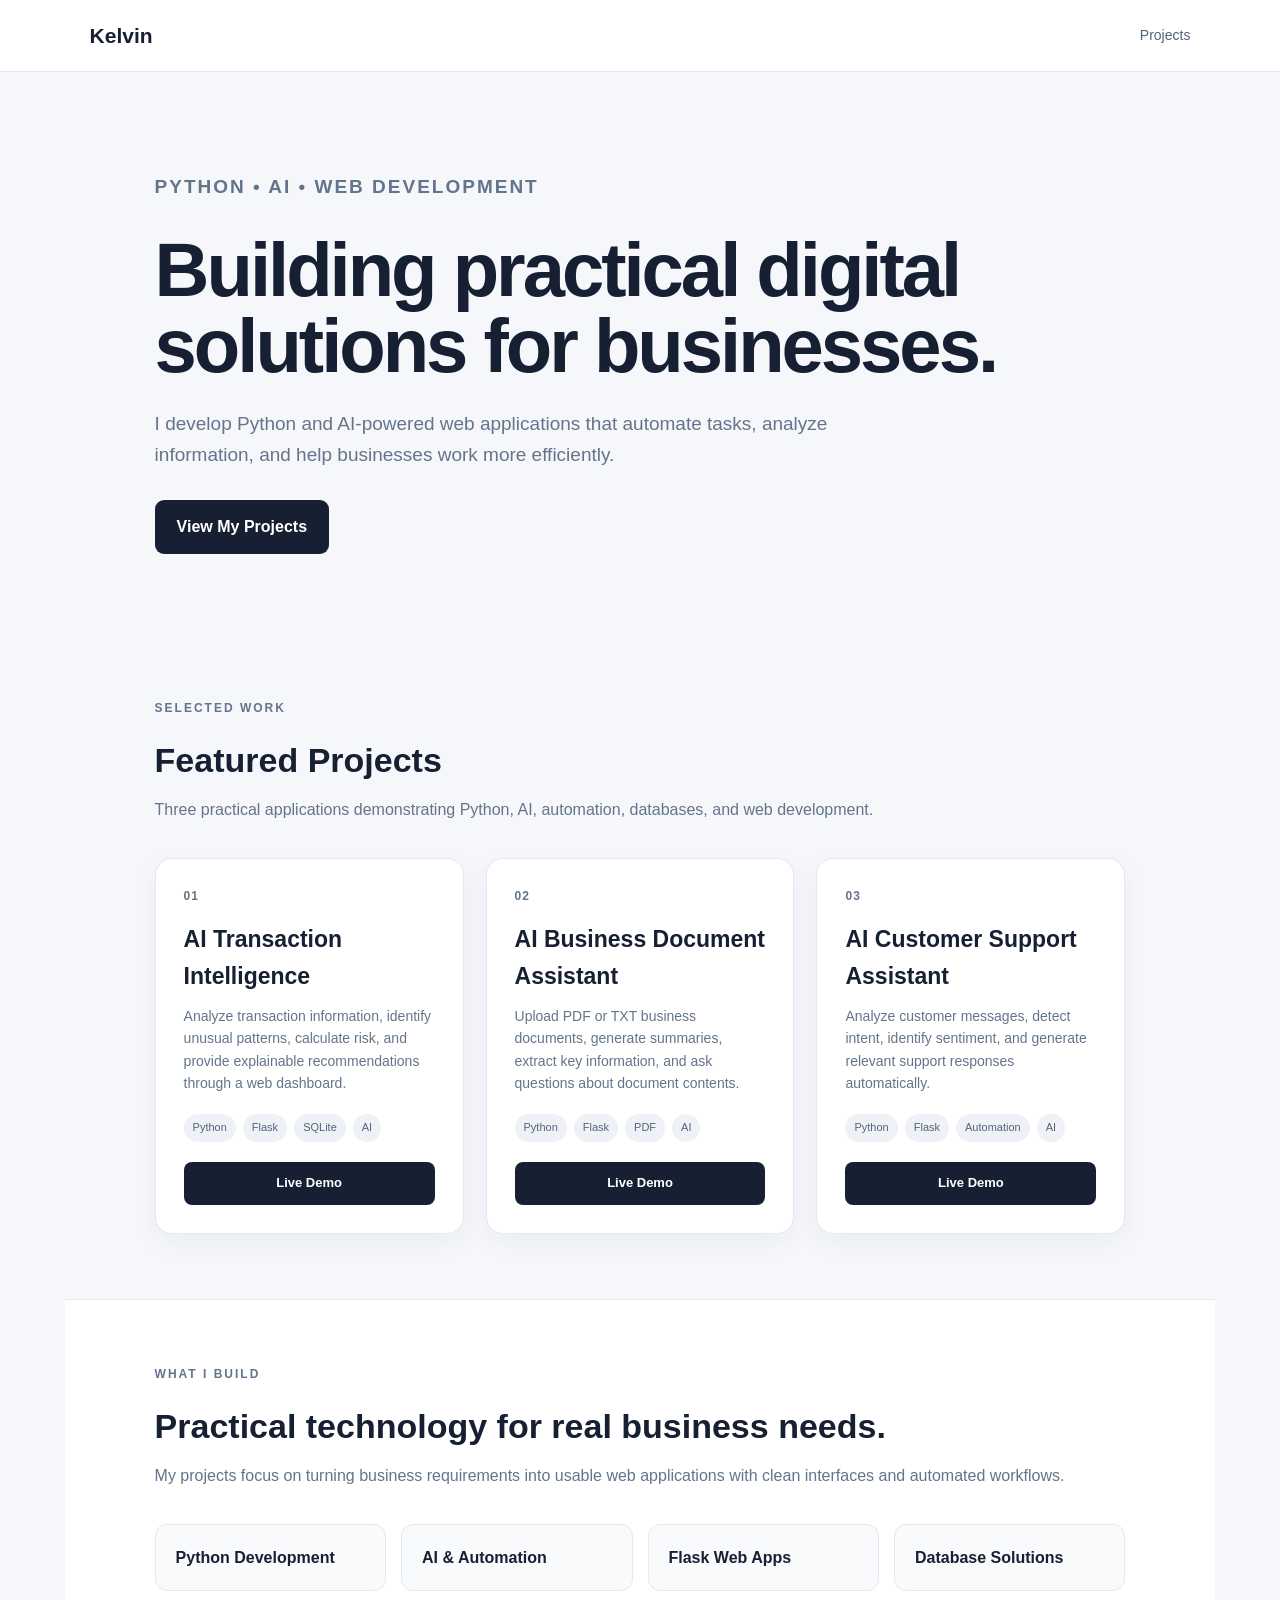
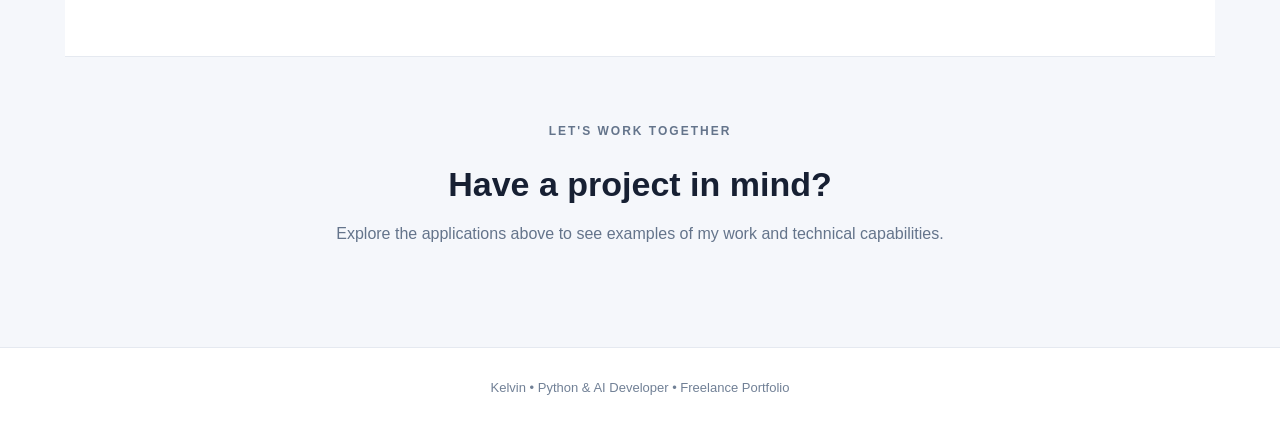
<file: index.html>
﻿<!DOCTYPE html>
<html lang="en">
<head>
<meta charset="UTF-8">
<meta name="viewport" content="width=device-width, initial-scale=1.0">
<title>Kelvin | Python & AI Developer</title>
<style>
*{box-sizing:border-box;margin:0;padding:0}
body{font-family:Arial,sans-serif;background:#f5f7fb;color:#172033;line-height:1.6}
nav{height:72px;background:#fff;border-bottom:1px solid #e5e9f0;display:flex;align-items:center;justify-content:space-between;padding:0 7%}
.logo{font-size:21px;font-weight:800}
.nav-link{color:#52637a;text-decoration:none;font-size:14px}
.hero{padding:100px 7% 80px;max-width:1150px;margin:auto}
.eyebrow{font-size:12px;font-weight:800;letter-spacing:2px;color:#64748b;margin-bottom:15px}
h1{font-size:clamp(42px,7vw,76px);line-height:1;letter-spacing:-3px;max-width:850px;margin-bottom:25px}
.hero p{font-size:19px;color:#64748b;max-width:720px;margin-bottom:30px}
.button{display:inline-block;background:#172033;color:#fff;text-decoration:none;padding:14px 22px;border-radius:9px;font-weight:700}
section{max-width:1150px;margin:auto;padding:65px 7%}
.section-title{font-size:34px;margin-bottom:10px}
.section-text{color:#64748b;margin-bottom:35px}
.projects{display:grid;grid-template-columns:repeat(3,1fr);gap:22px}
.card{background:#fff;border:1px solid #e4e8ef;border-radius:17px;padding:28px;box-shadow:0 8px 25px rgba(20,30,50,.05);display:flex;flex-direction:column;min-height:330px}
.number{font-size:12px;font-weight:800;color:#64748b;letter-spacing:1px}
.card h3{font-size:23px;margin:15px 0 10px}
.card p{color:#64748b;font-size:14px;flex:1}
.tags{display:flex;flex-wrap:wrap;gap:7px;margin:20px 0}
.tag{font-size:11px;padding:5px 9px;border-radius:20px;background:#eef2f7;color:#52637a}
.demo{display:inline-block;text-align:center;text-decoration:none;background:#172033;color:#fff;padding:11px;border-radius:8px;font-size:13px;font-weight:700}
.about{background:#fff;border-top:1px solid #e5e9f0;border-bottom:1px solid #e5e9f0}
.skills{display:grid;grid-template-columns:repeat(4,1fr);gap:15px;margin-top:25px}
.skill{padding:20px;border:1px solid #e4e8ef;border-radius:12px;background:#f8fafc;font-weight:700}
.contact{text-align:center}
footer{text-align:center;padding:30px;color:#718096;font-size:13px;background:#fff;border-top:1px solid #e5e9f0}
@media(max-width:850px){.projects{grid-template-columns:1fr}.skills{grid-template-columns:repeat(2,1fr)}h1{letter-spacing:-2px}}
@media(max-width:500px){.skills{grid-template-columns:1fr}nav{padding:0 5%}.hero,section{padding-left:5%;padding-right:5%}}
</style>
</head>
<body>

<nav>
<div class="logo">Kelvin</div>
<a class="nav-link" href="#projects">Projects</a>
</nav>

<header class="hero">
<p class="eyebrow">PYTHON • AI • WEB DEVELOPMENT</p>
<h1>Building practical digital solutions for businesses.</h1>
<p>I develop Python and AI-powered web applications that automate tasks, analyze information, and help businesses work more efficiently.</p>
<a class="button" href="#projects">View My Projects</a>
</header>

<section id="projects">
<p class="eyebrow">SELECTED WORK</p>
<h2 class="section-title">Featured Projects</h2>
<p class="section-text">Three practical applications demonstrating Python, AI, automation, databases, and web development.</p>

<div class="projects">

<div class="card">
<span class="number">01</span>
<h3>AI Transaction Intelligence</h3>
<p>Analyze transaction information, identify unusual patterns, calculate risk, and provide explainable recommendations through a web dashboard.</p>
<div class="tags"><span class="tag">Python</span><span class="tag">Flask</span><span class="tag">SQLite</span><span class="tag">AI</span></div>
<a class="demo" href="https://kelvin-portfolio-4epd.onrender.com" target="_blank">Live Demo</a>
</div>

<div class="card">
<span class="number">02</span>
<h3>AI Business Document Assistant</h3>
<p>Upload PDF or TXT business documents, generate summaries, extract key information, and ask questions about document contents.</p>
<div class="tags"><span class="tag">Python</span><span class="tag">Flask</span><span class="tag">PDF</span><span class="tag">AI</span></div>
<a class="demo" href="https://ai-business-document-assistant.onrender.com" target="_blank">Live Demo</a>
</div>

<div class="card">
<span class="number">03</span>
<h3>AI Customer Support Assistant</h3>
<p>Analyze customer messages, detect intent, identify sentiment, and generate relevant support responses automatically.</p>
<div class="tags"><span class="tag">Python</span><span class="tag">Flask</span><span class="tag">Automation</span><span class="tag">AI</span></div>
<a class="demo" href="https://ai-customer-support-assistant-7wzn.onrender.com" target="_blank">Live Demo</a>
</div>

</div>
</section>

<section class="about">
<p class="eyebrow">WHAT I BUILD</p>
<h2 class="section-title">Practical technology for real business needs.</h2>
<p class="section-text">My projects focus on turning business requirements into usable web applications with clean interfaces and automated workflows.</p>
<div class="skills">
<div class="skill">Python Development</div>
<div class="skill">AI & Automation</div>
<div class="skill">Flask Web Apps</div>
<div class="skill">Database Solutions</div>
</div>
</section>

<section class="contact">
<p class="eyebrow">LET'S WORK TOGETHER</p>
<h2 class="section-title">Have a project in mind?</h2>
<p class="section-text">Explore the applications above to see examples of my work and technical capabilities.</p>
</section>

<footer>
Kelvin • Python & AI Developer • Freelance Portfolio
</footer>

</body>
</html>
</file>
